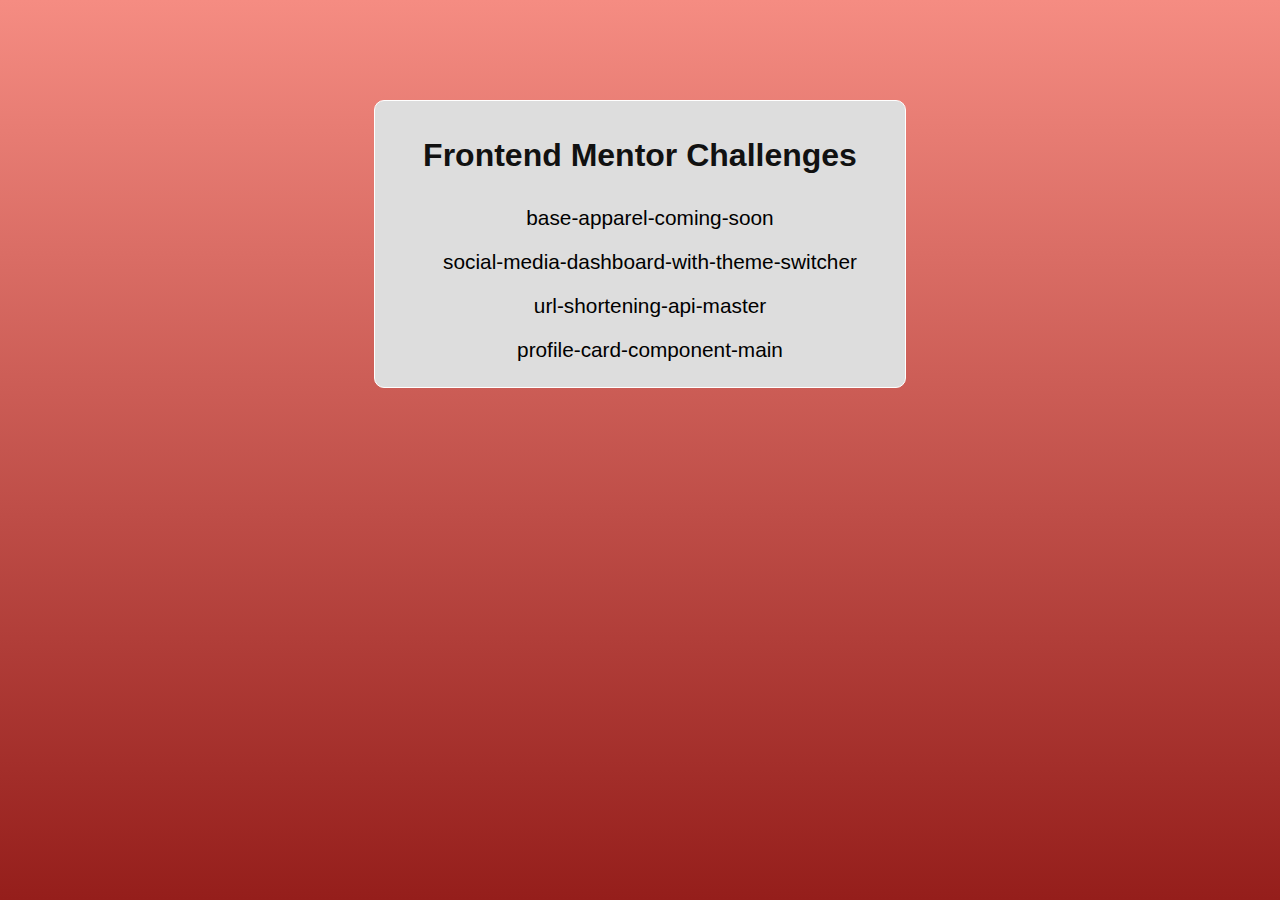
<file: index.html>
<!DOCTYPE html>
<html lang="en">
<head>
    <meta charset="UTF-8">
    <meta name="viewport" content="width=device-width, initial-scale=1.0">
    <title>FM Challanges</title>
    <style>
        html {
            height: 100%;
            font-family: Arial, Helvetica, sans-serif;
            font-weight: 400;
            color: #eeffff;

        }
        body {
            background: linear-gradient(#f58c82 0, #951e1b 100%);
            background-repeat: no-repeat;
           
            
        }
        main {
            width: 500px;
            margin: 100px auto;
            background-color: #ddd;
            border-radius: 10px;
            border: 1px solid rgba(255,255,255, 1);
            padding: 15px;
            text-align: center;
        }

        main a{
            text-decoration: none;
            font-size: 1.3em;
            color: #000;
            display: inline-block;
            width: 100%;
            padding: 10px;

            
        }
        h1 {
            color: #111;
        }
            </style>
</head>
<body>
    <main>
        <h1>Frontend Mentor Challenges</h1>
    <a href="base-apparel-coming-soon/">base-apparel-coming-soon</a>
    <a href="social-media-dashboard-with-theme-switcher/">social-media-dashboard-with-theme-switcher</a>
    <a href="url-shortening-api-master/">url-shortening-api-master</a>
    <a href="profile-card-component-main/">profile-card-component-main</a>


    </main>
    
</body>
</html>
</file>
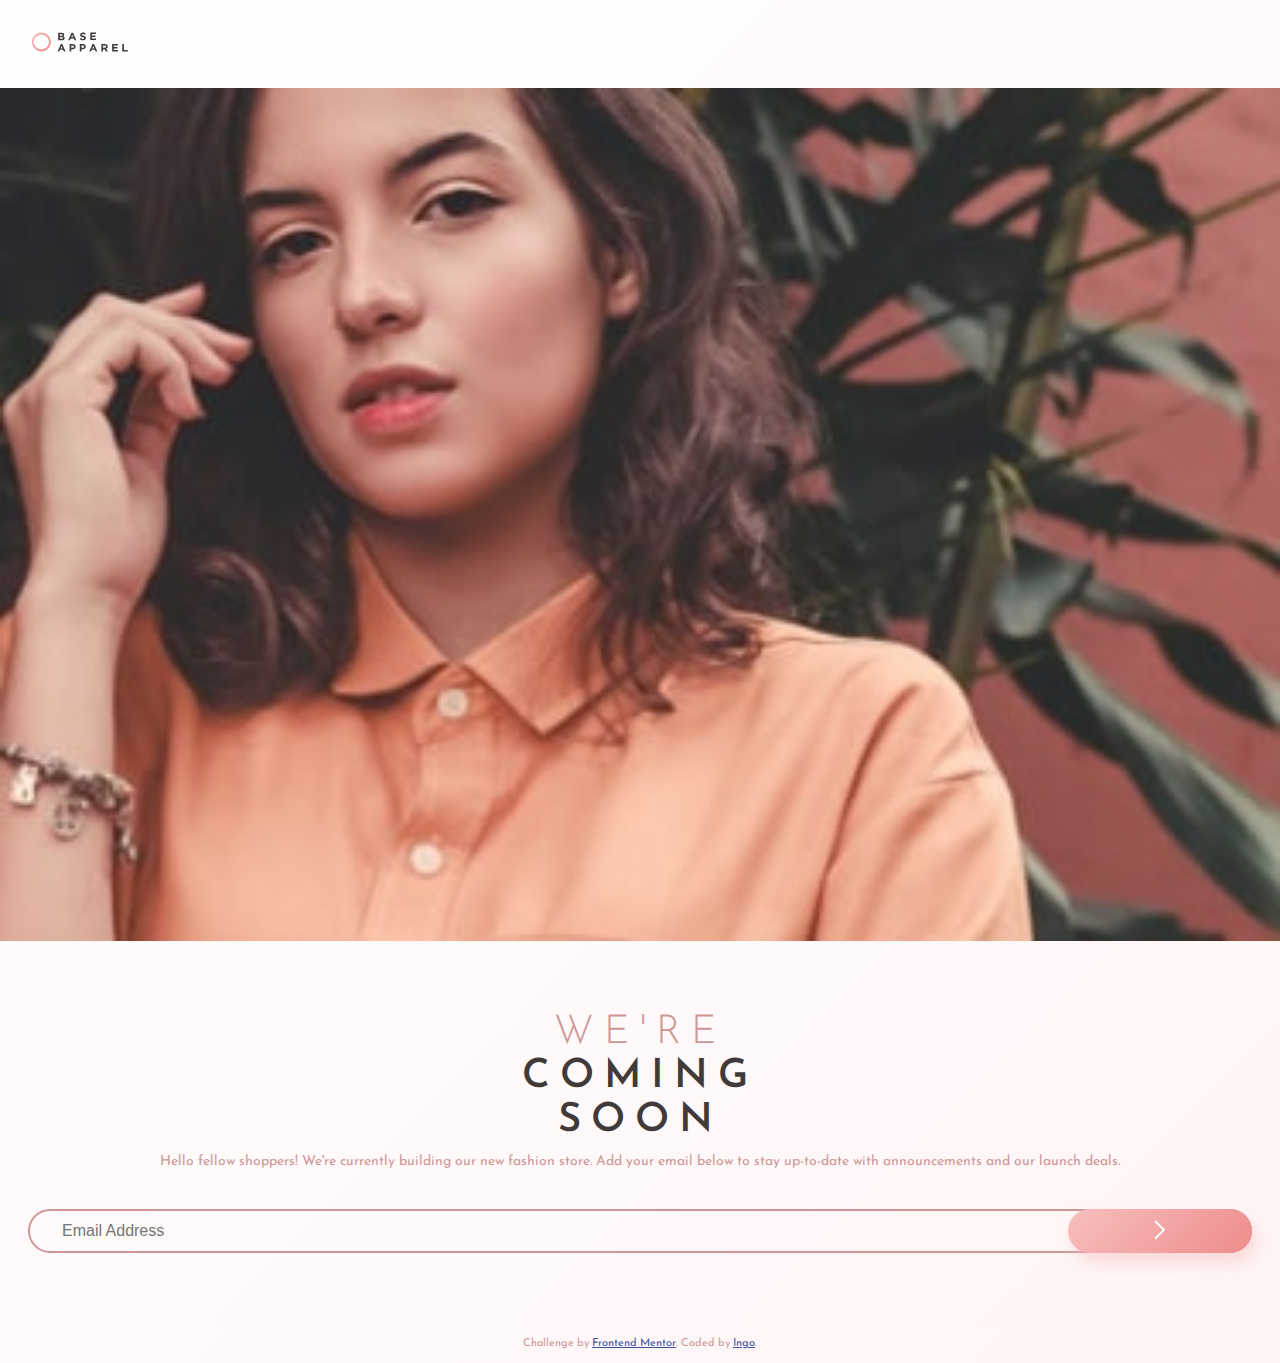
<file: base-apparel-coming-soon/index.html>
<!DOCTYPE html>
<html lang="en">

<head>
  <meta charset="UTF-8">
  <meta name="viewport" content="width=device-width, initial-scale=1.0">
  <!-- displays site properly based on user's device -->
  
  <link rel="icon" type="image/png" sizes="32x32" href="./images/favicon-32x32.png">
  <link rel="stylesheet" href="style.css">
  <title>Frontend Mentor | Base Apparel coming soon page</title>
</head>

<body>

  <main>

    <section>
      <img id="logo" src="images/logo.svg" alt="logo" />
      <img id="hero-mobile" src="images/hero-mobile.jpg" alt="picture of a woman"/>

      <h1><span>We're </span><br />coming<br />soon</h1>

      <p>
        Hello fellow shoppers! We're currently building our new fashion store.
        Add your email below to stay up-to-date with announcements and our launch deals.

      </p>
      <form>
        <label for="email">Email Address</label>
        <input type="email" name="email" id="email" required placeholder="Email Address" />
        <span id="error"></span>
        <label for="email-button">Submit Address</label>
        <button type="submit" id="email-button" title="Send Address">
          <img src="images/icon-arrow.svg" alt="">
        </button>
        

      </form>

    </section>

    <img id="hero-desktop" src="images/hero-desktop.jpg" alt="picture of a woman"/>
  </main>

  <footer>
    <p class="attribution">
      Challenge by <a href="https://www.frontendmentor.io?ref=challenge" target="_blank">Frontend Mentor</a>.
      Coded by <a href="#">Ingo</a>.
    </p>
  </footer>


  </main>

</body>

</html>
</file>
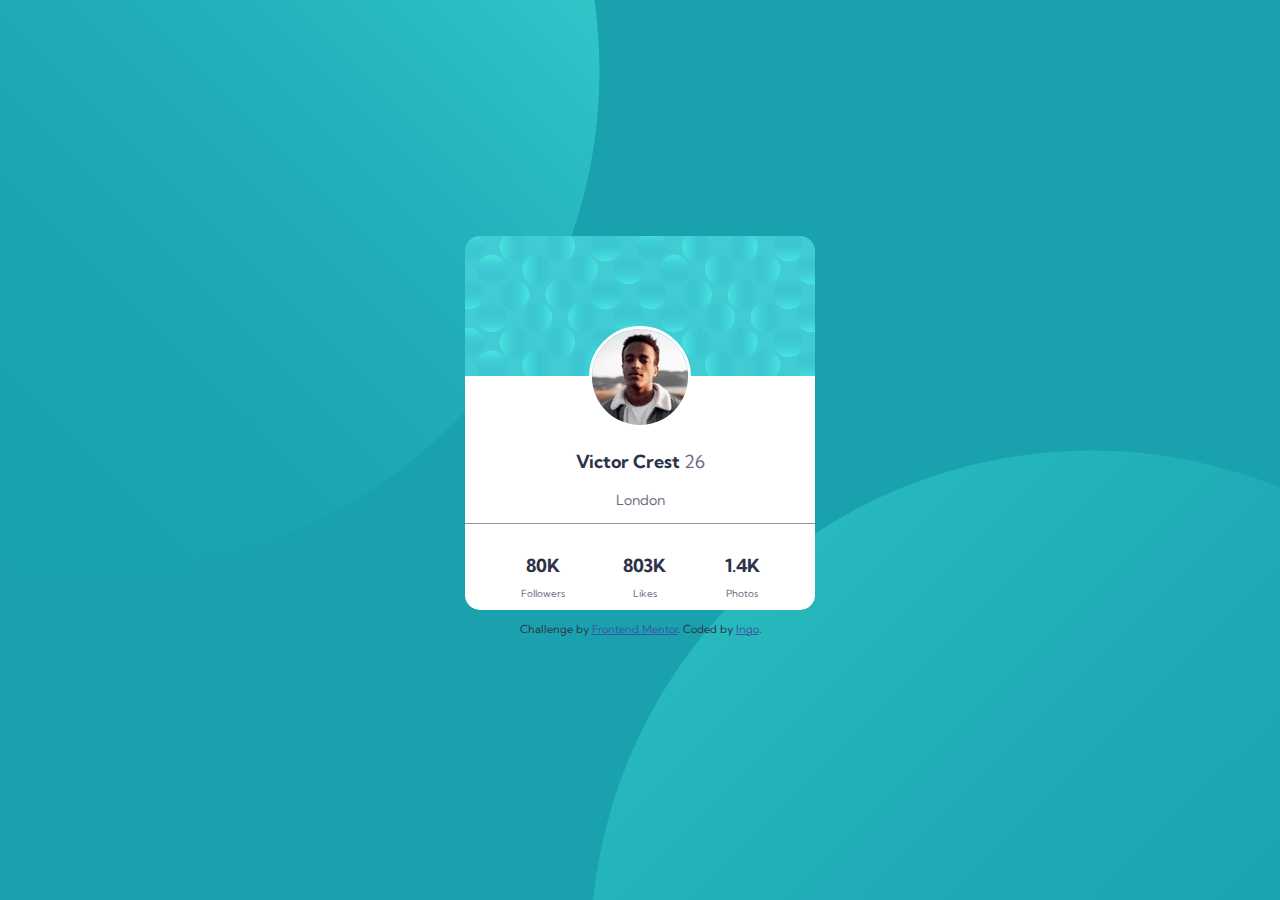
<file: profile-card-component-main/index.html>
<!DOCTYPE html>
<html lang="en">

<head>
  <meta charset="UTF-8">
  <meta name="viewport" content="width=device-width, initial-scale=1.0">
  <!-- displays site properly based on user's device -->

  <link rel="icon" type="image/png" sizes="32x32" href="./images/favicon-32x32.png">
  <link rel="stylesheet" href="style.css" />
  <title>Frontend Mentor | Profile card component</title>

  <!-- Feel free to remove these styles or customise in your own stylesheet 👍 -->
  <style>
    .attribution {
      font-size: 11px;
      text-align: center;
    }

    .attribution a {
      color: hsl(228, 45%, 44%);
    }
  </style>
</head>

<body>
  <div>
  <div class="card">

    <img src="images/image-victor.jpg" />

    <section class="info">
      <p class="name">Victor Crest <span>26</span></p>
      <p class="city">London</p>
    </section>
    <section class="social">
      <div>
        <p class="number">80K</p>
        <p class="unit">Followers</p>
      </div>
      <div>
        <p class="number">803K</p>
        <p class="unit">Likes</p>
      </div>
      <div>
        <p class="number">1.4K</p>
        <p class="unit">Photos</p>
      </div>
    </section>
  </div>


  <div class="attribution">
    Challenge by <a href="https://www.frontendmentor.io?ref=challenge" target="_blank">Frontend Mentor</a>.
    Coded by <a href="#">Ingo</a>.
  </div>

</div>
</body>

</html>
</file>
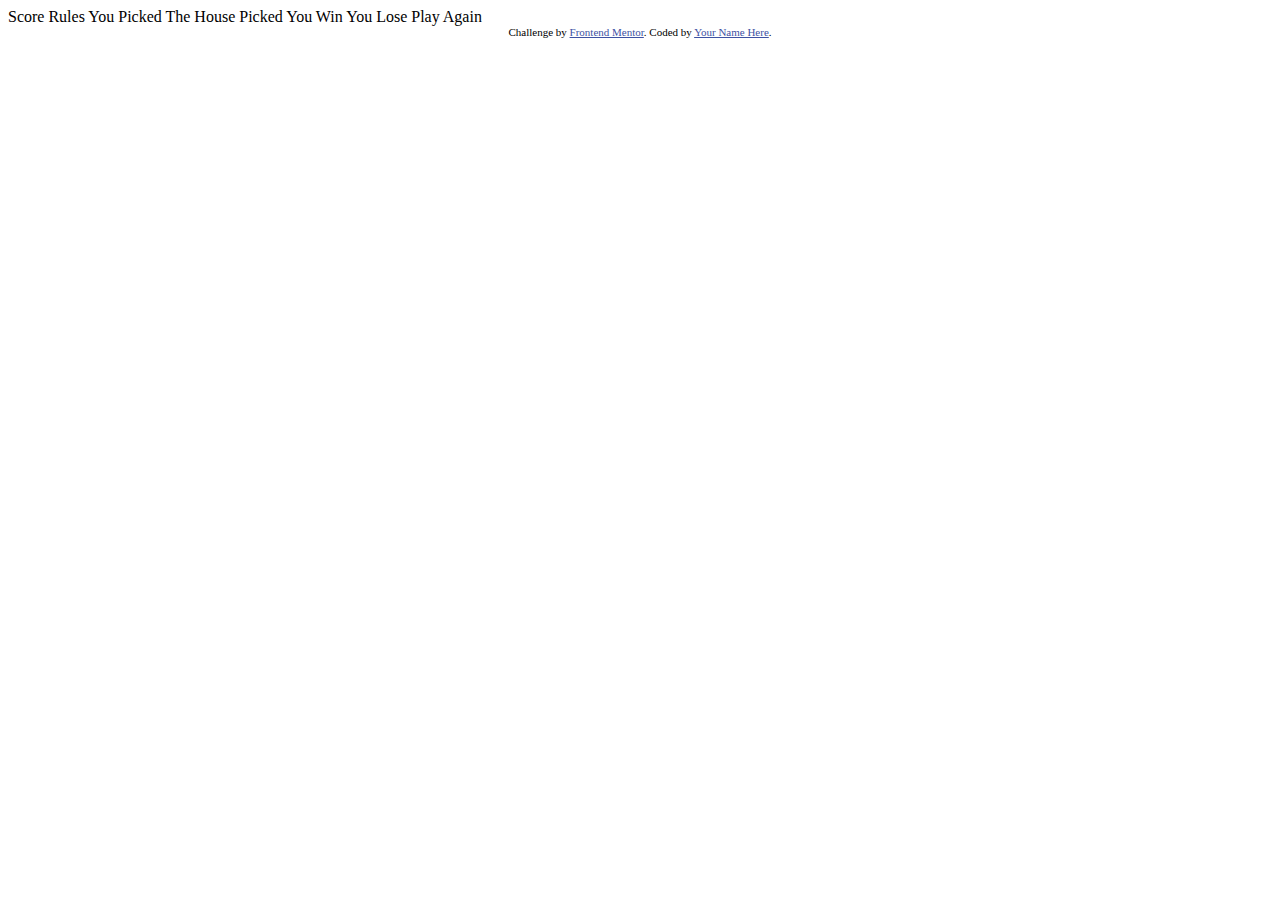
<file: rock-paper-scissors/index.html>
<!DOCTYPE html>
<html lang="en">
<head>
  <meta charset="UTF-8">
  <meta name="viewport" content="width=device-width, initial-scale=1.0"> <!-- displays site properly based on user's device -->

  <link rel="icon" type="image/png" sizes="32x32" href="./images/favicon-32x32.png">
  
  <title>Frontend Mentor | Rock, Paper, Scissors</title>

  Score
  Rules

  You Picked
  The House Picked

  You Win
  You Lose

  Play Again

  <!-- Feel free to remove these styles or customise in your own stylesheet 👍 -->
  <style>
    .attribution { font-size: 11px; text-align: center; }
    .attribution a { color: hsl(228, 45%, 44%); }
  </style>
</head>
<body>


  
  <div class="attribution">
    Challenge by <a href="https://www.frontendmentor.io?ref=challenge" target="_blank">Frontend Mentor</a>. 
    Coded by <a href="#">Your Name Here</a>.
  </div>
</body>
</html>
</file>
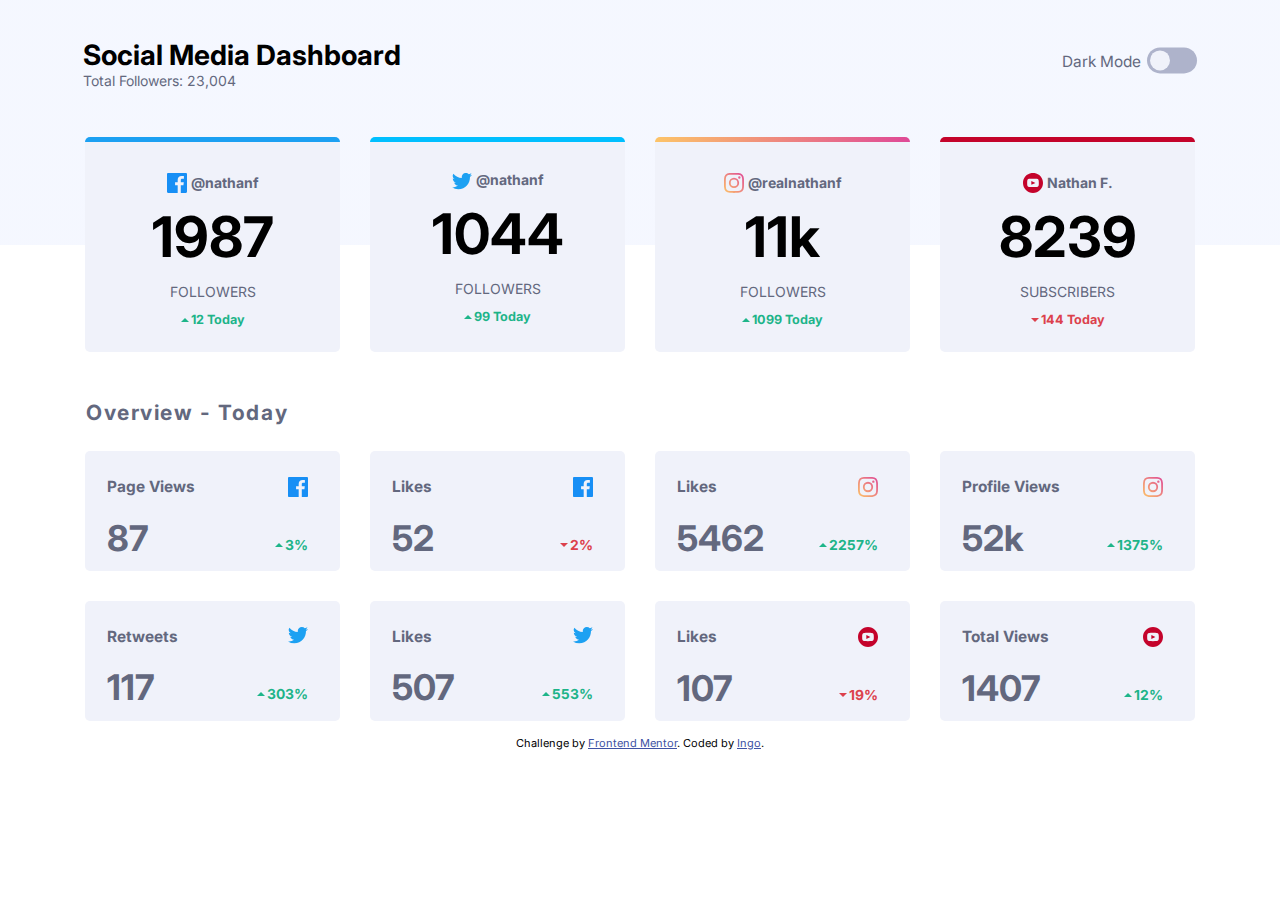
<file: social-media-dashboard-with-theme-switcher/index.html>
<!DOCTYPE html>
<html lang="en">

<head>
  <meta charset="UTF-8">
  <meta name="viewport" content="width=device-width, initial-scale=1.0">
  <!-- displays site properly based on user's device -->

  <link rel="icon" type="image/png" sizes="32x32" href="./images/favicon-32x32.png">
  <link href="https://fonts.googleapis.com/css2?family=Inter:wght@400;700&display=swap" rel="stylesheet">
  <link rel="stylesheet" href="style.css">
  <title>Frontend Mentor | [Challenge Name Here]</title>

  <style>
    .attribution {
      font-size: 11px;
      text-align: center;
      clear: both;
      margin: 20px;
    }

    .attribution a {
      color: hsl(228, 45%, 44%);
    }
  </style>
</head>

<body>

  <header>
    <h1>Social Media Dashboard</h1>
    <p>Total Followers: 23,004</p>

    <span id="mode-switcher">Dark Mode
      <label for="darkmode" class="darkmode-switch">
        <input type="checkbox" name="darkmode" id="darkmode">
        <span class="switch"></span>
      </label>
    </span>
  </header>

  <main>
    <section class="follower">
      <article class="fb">
        <p class="name">
          <img src="images/icon-facebook.svg" alt="" srcset="">
          <a href="#">@nathanf</a>
        </p>

        <p class="number">1987</p>
        <p class="number-type">Followers</p>
        <p class="number-today up">12 Today</p>
      </article>
      <article class="twitter">
        <p class="name">
          <img src="images/icon-twitter.svg" alt="" srcset="">
          <a href="#">@nathanf</a>
        </p>

        <p class="number">1044</p>
        <p class="number-type">Followers</p>
        <p class="number-today up">99 Today</p>
      </article>
      <div class="ig">
        <article>
          <p class="name">
            <img src="images/icon-instagram.svg" alt="" srcset="">
            <a href="#">@realnathanf</a>
          </p>

          <p class="number">11k</p>
          <p class="number-type">Followers</p>
          <p class="number-today up">1099 Today</p>
        </article>
      </div>
      <article class="yt">
        <p class="name">
          <img src="images/icon-youtube.svg" alt="" srcset="">
          <a href="#">Nathan F.</a>
        </p>

        <p class="number">8239</p>
        <p class="number-type">Subscribers</p>
        <p class="number-today down">144 Today</p>
      </article>
    </section>


    <h2>Overview - Today</h2>
    <section class="today">
      <article class="description">
        <span>Page Views </span>
        <img src="images/icon-facebook.svg" alt="" srcset="">
        <div></div>
        <span class="number">87</span>
        <span class="number-today up">3%</span>
      </article>
      <article class="description">
        <span>Likes</span>
        <img src="images/icon-facebook.svg" alt="" srcset="">
        <div></div>
        <span class="number">52</span>
        <span class="number-today down">2%</span>
      </article>
      <article class="description">
        <span>Likes</span>
        <img src="images/icon-instagram.svg" alt="" srcset="">
        <div></div>
        <span class="number">5462</span>
        <span class="number-today up">2257%</span>
      </article>
      <article class="description">
        <span>Profile Views</span>
        <img src="images/icon-instagram.svg" alt="" srcset="">
        <div></div>
        <span class="number">52k</span>
        <span class="number-today up">1375%</span>
      </article>
      <article class="description">
        <span>Retweets</span>
        <img src="images/icon-twitter.svg" alt="" srcset="">
        <div></div>
        <span class="number">117</span>
        <span class="number-today up">303%</span>
      </article>

      <article class="description">
        <span>Likes</span>
        <img src="images/icon-twitter.svg" alt="" srcset="">
        <div></div>
        <span class="number">507</span>
        <span class="number-today up">553%</span>
      </article>
      <article class="description">
        <span>Likes</span>
        <img src="images/icon-youtube.svg" alt="" srcset="">
        <div></div>
        <span class="number">107</span>
        <span class="number-today down">19%</span>
      </article>
      <article class="description">
        <span>Total Views</span>
        <img src="images/icon-youtube.svg" alt="" srcset="">
        <div></div>
        <span class="number">1407</span>
        <span class="number-today up">12%</span>
      </article>

    </section>

  </main>
  <div class="attribution">
    Challenge by <a href="https://www.frontendmentor.io?ref=challenge" target="_blank">Frontend Mentor</a>.
    Coded by <a href="#">Ingo</a>.
  </div>

  <script>
    let checkbox = document.getElementById('darkmode');

    checkbox.addEventListener('change', function (e) {
      let html = document.getElementsByTagName('html')[0];
      if (checkbox.checked) {
        html.setAttribute('data-theme', 'dark');
      } else {
        html.setAttribute('data-theme', 'light');
      }
    })
  </script>
</body>

</html>
</file>
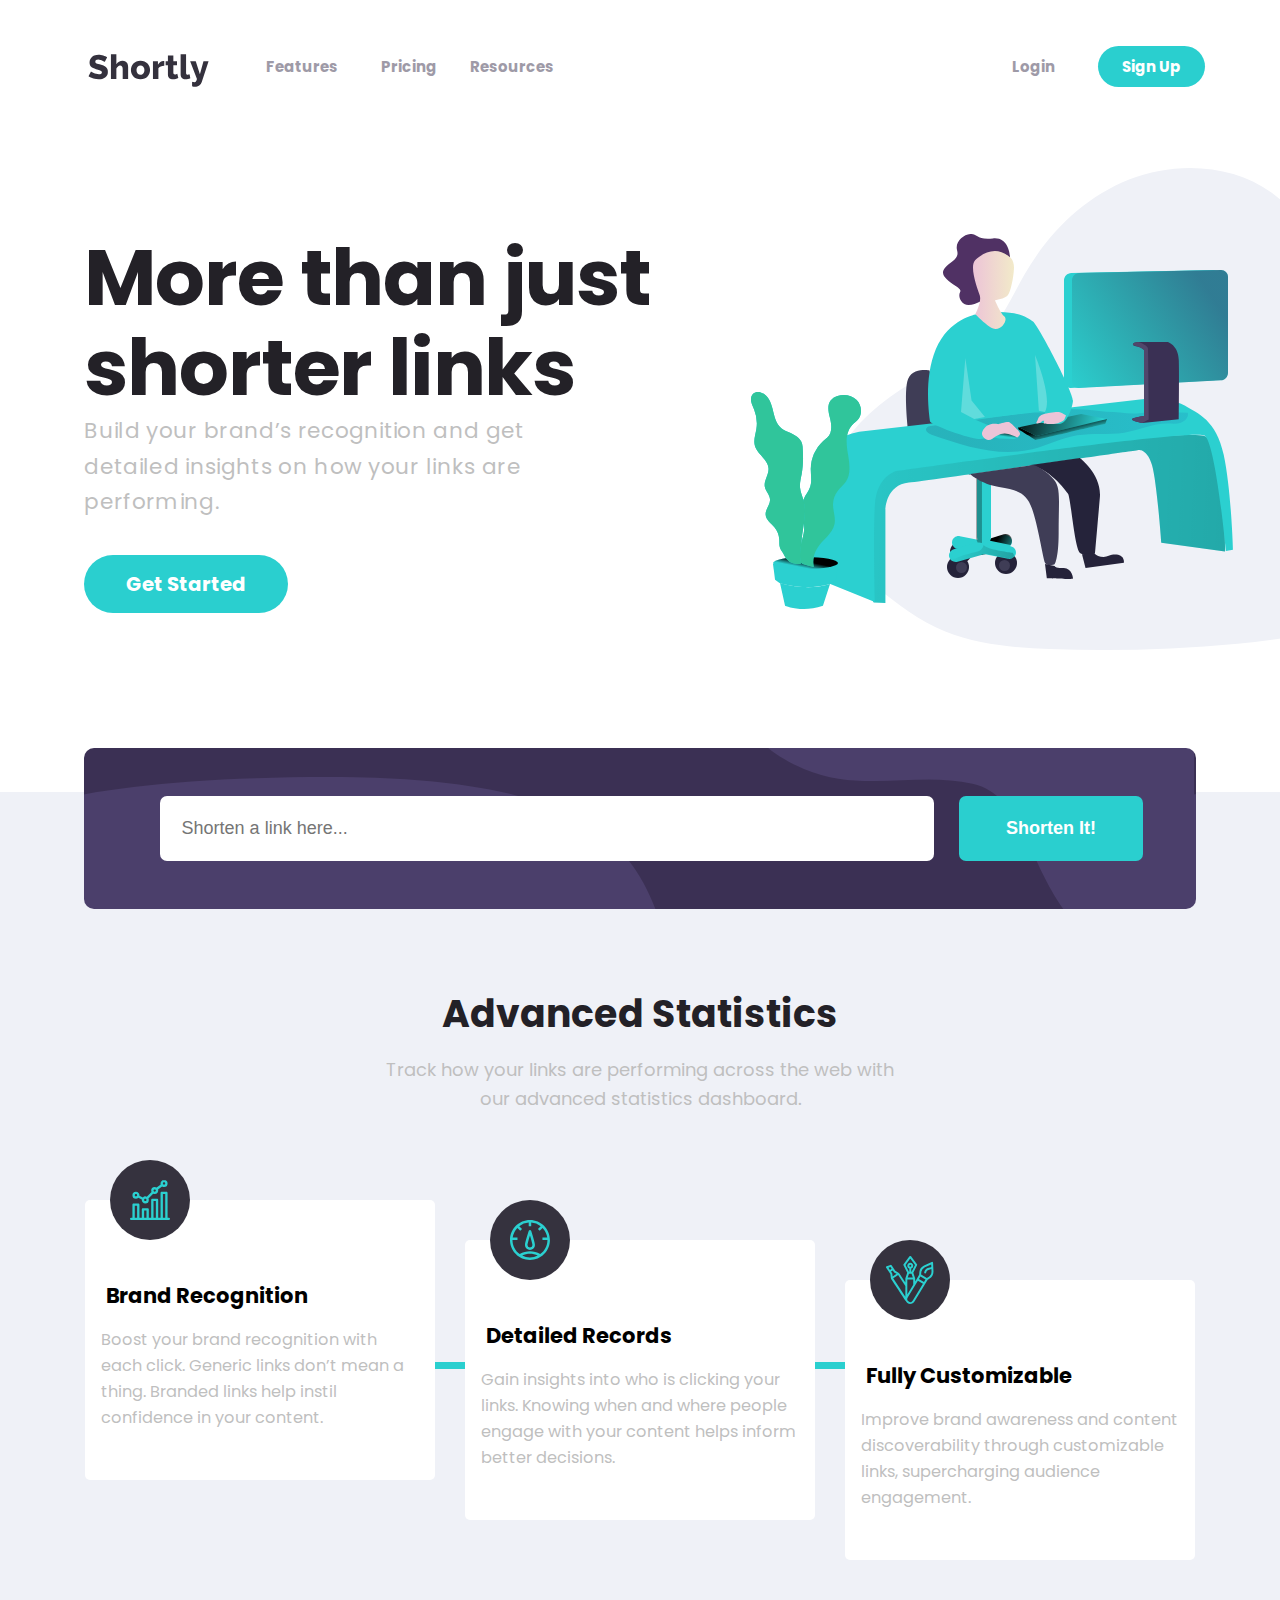
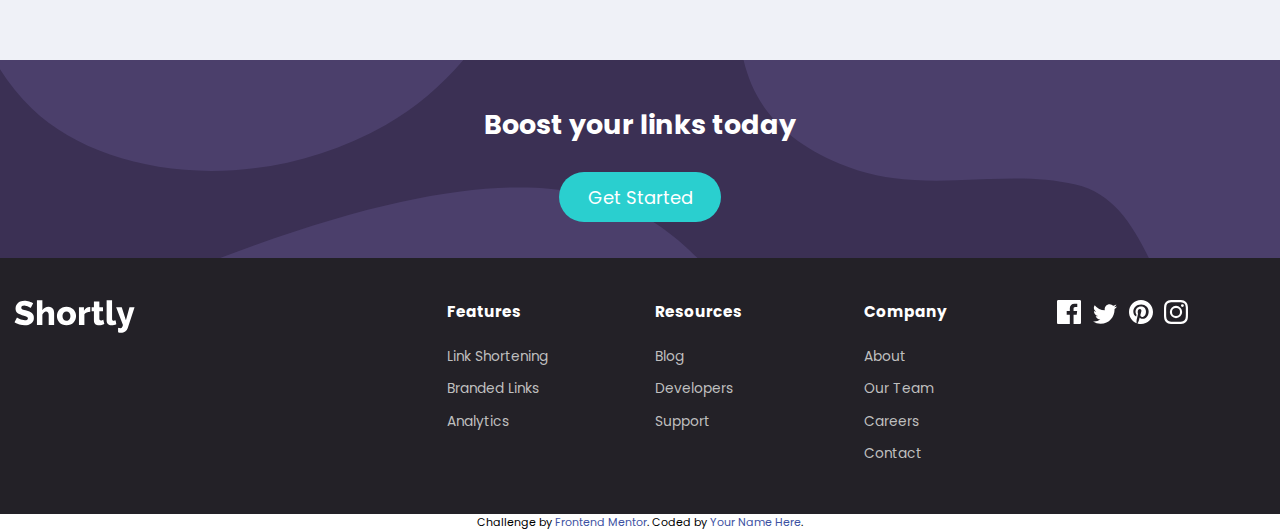
<file: url-shortening-api-master/index.html>
<!DOCTYPE html>
<html lang="en">
<head>
  <meta charset="UTF-8">
  <meta name="viewport" content="width=device-width, initial-scale=1.0"> <!-- displays site properly based on user's device -->

  <link rel="icon" type="image/png" sizes="32x32" href="./images/favicon-32x32.png">
  
  <title>Frontend Mentor | Shortly URL shortening API Challenge</title>

  <!-- Feel free to remove these styles or customise in your own stylesheet 👍 -->
  <style>
    .attribution { font-size: 11px; text-align: center; 
    background-color: white;}
    .attribution a { color: hsl(228, 45%, 44%); }
  </style>
<link href="https://fonts.googleapis.com/css2?family=Poppins:wght@500;700&display=swap" rel="stylesheet"> 
  <link rel="stylesheet" href="style.css">

  <script src="jquery-3.5.0.js"></script>
</head>
<body>
  <main>
<header>
  <img src="images/logo.svg" alt="">
  <nav>
    <ul>
      <li><a href="">Features</a></li>
      <li><a href="">Pricing</a></li>
      <li><a href="">Resources</a></li>
    </ul>
  </nav>
  <nav id="login">
    <ul>
      <li><a href="#">Login</a></li>
      <li><a href="#" class="green-button" id="signup">Sign Up</a></li>
    </ul>
  </nav>


</header>
<section id="tagline">
  <article>
  <h1>More than just shorter links</h1>

  <p>Build your brand’s recognition and get detailed insights 
  on how your links are performing.
  
</p>
<a href="#shorten" class="green-button">Get Started</a>


</article>
<img src="images/illustration-working.svg" alt="">
</section>

  
<section id="shorten">
  <form action="">
    <input type="url" name="" required placeholder="Shorten a link here..." id="shorten-url" class="shorten-input">
    <input type="submit" value="Shorten It!" class="green-button shorten-input" id="shorten-submit">
  </form>


</section>
<section id="statistic">
  <h2 class="centered">Advanced Statistics</h2>
  
  <p class="centered">
  Track how your links are performing across the web with our 
  advanced statistics dashboard.
</p>

<div>
<article id="brand">
  <h3>Brand Recognition</h3>
  <p>Boost your brand recognition with each click. Generic links don’t 
    mean a thing. Branded links help instil confidence in your content.</p>
</article>
<article id="record">
  <h3>Detailed Records</h3>
  <p>Gain insights into who is clicking your links. Knowing when and where 
    people engage with your content helps inform better decisions.</p>
</article>
<article id="fully">
  <h3>Fully Customizable</h3>
  <p>Improve brand awareness and content discoverability through customizable 
    links, supercharging audience engagement.</p>
</article>
</div>
</section >

</main>
<section id="boost">

  <h2>Boost your links today</h2>

  <a href="#shorten" class="green-button">Get Started</a> 
</section>
  <footer>
    <div>
    <img src="images/logo-white.svg" alt="">
    <nav>
      <ul>
        <li>Features</li>
        <li><a href="">Link Shortening</a></li>
        <li><a href="">Branded Links</a></li>
        <li><a href="">Analytics</a></li>
      </ul>
    </nav>
  
    <nav>
      <ul>
        <li>Resources</li>
        <li><a href="">Blog</a></li>
        <li><a href="">Developers</a></li>
        <li><a href="">Support</a></li>
      </ul>
    </nav>
  
  <nav>
    <ul>
      <li>Company</li>
      <li><a href="">About</a></li>
      <li><a href="">Our Team</a></li>
      <li><a href="">Careers</a></li>
      <li><a href="">Contact</a></li>
    </ul>
  </nav>

  <section id="social-media">
  <img src="images/icon-facebook.svg" alt="">
  <img src="images/icon-twitter.svg" alt="">
  <img src="images/icon-pinterest.svg" alt="">
  <img src="images/icon-instagram.svg" alt="">
</section>
</div>
</footer>

<script>
$(document).ready(function() {
  let shorten_submit = $('#shorten-submit');
  let shorten_url = $('#shorten-url');

  //let service_link_url = "http://wolff.test/";
   let service_link_url = "https://rel.ink/";

  let urls;

  if (localStorage.getItem('urls')) {
    urls = JSON.parse(localStorage.getItem('urls'));

    
    for (let data of urls) {
      let short_url = `${service_link_url + data.hashid}`;
      $(`<p>
            <a href="${data.url}">${data.url}</a> 
            <span>
              <a href="${short_url}">${short_url}</a>
              <input type="submit" value="Copy" class="green-button copy" data-url="${short_url}" />
            </span>
            </p>`).appendTo('#shorten');
    }
  } else {
    urls = [];
  }

  shorten_submit.click(function(e) {
    let value = shorten_url.val();
    
    if (!urls.find(x => x.url ===value)) {
   
    let service_api_url = `${service_link_url}api/links/`;
    
    //let hash_url = $.post('https://rel.ink/api/links/', {"url": value}, function(data) {
      let hash_url = $.post(service_api_url, {"url": value}, function(data) {
      urls.push(data);
      localStorage.setItem('urls', JSON.stringify(urls));
      let short_url = `${service_link_url + data.hashid}`;
      $(`<p>
            <a href="${data.url}">${data.url}</a> 
            <span>
              <a href="${short_url}">${short_url}</a>
              <input type="submit" value="Copy" class="copy green-button temp-copy" data-url="${short_url}"/>
            </span>
            </p>`).appendTo('#shorten');
            $(".temp-copy").click(function (e) {
                let url = e.target.dataset.url;
                copyToClipbaord(url);
            });
    }, 'json');
  }
  e.preventDefault();
  });
  $(".copy").click(function (e) {
    let url = e.target.dataset.url;
    copyToClipbaord(url);
  });

});

function copyToClipbaord(wert) {
  let temp_text = document.createElement('textarea');
  temp_text.value = wert;
  document.body.appendChild(temp_text);
  temp_text.select();
  document.execCommand('copy');
  document.body.removeChild(temp_text);

}

  
</script>
  
  <div class="attribution">
    Challenge by <a href="https://www.frontendmentor.io?ref=challenge" target="_blank">Frontend Mentor</a>. 
    Coded by <a href="#">Your Name Here</a>.
  </div>
</body>
</html>
</file>
<file: base-apparel-coming-soon/style.css>
@import url("https://fonts.googleapis.com/css2?family=Josefin+Sans:wght@300;400;600&display=swap");

.attribution {
  font-size: 11px;
  text-align: center;
}
.attribution a {
  color: hsl(228, 45%, 44%);
}

* {
  box-sizing: border-box;
  padding: 0;
  margin: 0;
}

body {
  background: linear-gradient(135deg, hsl(0, 0%, 100%), hsl(0, 100%, 98%));
  font-family: "Josefin Sans", sans-serif;
}
main {
  width: 1440px;
  display: grid;
  background:linear-gradient(135deg, hsl(0, 0%, 100%), hsl(0, 100%, 98%));
  margin: 0 auto;
}

#hero-desktop {
  grid-column: 2;
}
#hero-mobile {
  display: none;
}

section {
  grid-column: 1;
  background-image: url("images/bg-pattern-desktop.svg");
  padding-left: 165px;
 
}

#logo {
  padding: 65px 0;
}

h1 {
  font-weight: 600;
  font-size: 64px;
  color: hsl(0, 6%, 24%);
  text-transform: uppercase;
  letter-spacing: 17px;
  line-height: 67px;
  padding: 66px 165px 0px 0;
}

h1 span {
  font-weight: 300;
  color: hsl(0, 36%, 70%);
}

p {
  padding: 23px 220px 9px 0;
  font-size: 16px;
  line-height: 28px;
  color: hsl(0, 36%, 70%);
}

form {
  padding: 30px 220px 9px 0;
}

#email {
  display: block;
  background-color: transparent;
  border: 2px solid hsl(0, 36%, 70%);
  border-radius: 10em;
  font-size: 16px;
  padding: 15px 32px;
  height: 55px;
  width: 100%;
  color: hsl(0, 36%, 70%);
}

button {
  background: linear-gradient(135deg, hsl(0, 80%, 86%), hsl(0, 74%, 74%));
  border-style: none;
  height: 55px;
  width: 100px;
  position: relative;
  top: -55px;
  right: -345px;
  border-radius: 10em;
  box-shadow: 5px 10px 15px hsla(0, 80%, 86%, 50%);
  cursor: pointer;
  position: relative;
}

button:hover {
  background: hsl(0, 80%, 86%);
}

#email:focus:invalid {
  background-repeat: no-repeat;
  background-position-y: 50%;
  background-position-x: 73%;
  background-image: url(images/icon-error.svg);
}


#email:focus:invalid + #error::after {
  content: "Please provide a valid email";
  color: hsl(0, 36%, 70%);
  position: absolute;
  padding: 10px 32px;
}

label {
  display: none;
}


@media (max-width: 1439px) {
  main {
    margin: 0;
    padding: 0;
    width: 100%;
  }
  section {
    padding: 0;
    background-image: none;
  }
  #logo {
    padding: 32px;
    width: 160px;
  }
  #hero-desktop {
    display: none;
  }
  #hero-mobile {
    display: block;
    width: 100%;
  }
  section {
    grid-row: 2;
  }
  h1 {
    font-size: 40px;
    padding: 70px 0 0 0;
    letter-spacing: 10px;
    line-height: 44px;
    text-align: center;
  }
  p {
    padding: 8px 30px;
    text-align: center;
    font-size: 14px;
    line-height: 22px;
  }

  form {
    padding: 28px;
  }

  button {
    right: -85%;
    width: 15%;
    height: 44px;
    top: -44px;
  }
  #email {
    height: 44px;
  }
  #email:focus:invalid {
    background-position-x: 83%;
  }
  form:invalid::after {
    left: -10%;
    top: -3px;
  }
}
</file>
<file: profile-card-component-main/style.css>
@import url('https://fonts.googleapis.com/css2?family=Kumbh+Sans:wght@400;700&display=swap');

html {
  height: 100%;
  box-sizing: border-box;
}

body {
  font-family: "Kumbh Sans";
  background-color: hsl(185, 75%, 39%);
  background-image: url(./images/bg-pattern-top.svg), url(./images/bg-pattern-bottom.svg);
  background-repeat: no-repeat;
  background-position: calc(50% - 540px) calc(50% - 380px), 
                       calc(50% + 450px) calc(50% + 500px); ;
  background-size: 1000px;
  
  color: hsl(229, 23%, 23%);
  display:flex;
  flex-direction: column;
  justify-content: center;
  height: 95%;

 
}

img {
  width: 96px;
  height: 96px;
  margin: 90px 124px 0px 124px;
  border-radius: 100%;
  border: 3px solid white; 
}


.card {
  width: 350px;
  border-radius: 15px;
  margin: auto auto;
  vertical-align: middle;
  background: no-repeat url(./images/bg-pattern-card.svg) #fff;
}



.social {
  width: 85%;
  display: flex;
  margin: 12px auto;
}

.social div {
  
  margin: auto;
  text-align: center;
}

.number {
  font-weight: 700;
  font-size: 18px;
  margin-bottom: 0;
 
}
.unit {
  font-size: 10px;
  font-weight: 400;
  color: hsl(227, 10%, 46%);
}


.info {
  text-align: center;
  border-bottom: 1px solid hsl(0, 0%, 59%);
}

.name {
  font-size: 18px;
  font-weight: 700;
}

.name span {
  font-weight: 400;
  color: hsl(227, 10%, 46%);
}

.city {
  font-size: 14px;
  color: hsl(227, 10%, 46%);
}
</file>
<file: social-media-dashboard-with-theme-switcher/style.css>
* {
  font-family: "Inter", sans-serif;
  
  box-sizing: border-box;
  margin: 0;
  padding: 0;

}

html {
  --bg-color: hsl(0, 0%, 100%);
  --bg-pattern-color: hsl(225, 100%, 98%);
  --text-color: black;
  --card-bg-color: hsl(227, 47%, 96%);
  --text-main: hsl(228, 12%, 44%);

  --toggle-color: hsl(230, 22%, 74%);




}

html[data-theme="dark"] {
  --bg-color: hsl(230, 17%, 14%);
  --bg-pattern-color: hsl(232, 19%, 15%);
  --text-color: white;
  --card-bg-color: hsl(228, 28%, 20%);
  --text-main: hsl(228, 34%, 66%);
  --toggle-color: linear-gradient(90deg, hsl(210, 78%, 56%) , hsl(146, 68%, 55%));


}

html {
  font-size: 14px;
  color: var(--text-color);
  background: linear-gradient(
    var(--bg-pattern-color) 245px,
    var(--bg-color) 245px,
    var(--bg-color) 1000px);
    height: 100%;
  

}

body {
  max-width: 1140px;
  margin: auto;
}

header {
 
 margin: 38px 13px;
  height: 46px;
  clear: both;
}

#mode-switcher {
  transform: translateY(-2.7em);
  float: right;
  color: var(--text-main);
  line-height: 26px;
  font-size: 1.1em;
}

.darkmode-switch {
    background: var(--toggle-color);
    display: inline-block;
    width: 50px;
    height: 26px;
    border-radius: 5em;
    cursor: pointer;
    margin-left: 2px;
    position: relative;

  }

  .switch {
    background-color: var(--card-bg-color);
    width: 20px;
    height: 20px;
    position: relative;
    top: 3px;
    left: -14px;
    border-radius: 2em;
    display: inline-block;
    transition-duration: 700ms;
    transition-timing-function: ease-in-out;
  }

  .darkmode-switch:hover {
    background:  linear-gradient(90deg, hsl(210, 78%, 56%) , hsl(146, 68%, 55%));
  }

  #darkmode:checked + .switch {
    left: 10px;

  }


   #darkmode {
     visibility: hidden;
     opacity: 0;
    
   }

header p{
  color: var(--text-main);
}
h1 {
  font-size: 2em;
}
h2 {
  letter-spacing: 0.075em;
  padding-top: 33px;
  padding-left: 16px;
  padding-bottom: 11px;
}

article {
  background-color: var(--card-bg-color);
  border-radius: 5px;
}
.follower {
  margin: auto;
  width: 100%;
}

.today {
  margin: auto;
  width: 100%; 
  
}

.today article {
  float: left;
  display: block;
  height: 120px;
  width: 255px;
  margin: 15px;
  padding: 26px 32px 0px 22px;
  text-align: center;
  
}

.description span {
  float: left;
}
.description img {
  float: right;
}

.follower article {
  border-top-width: 5px;
  border-top-style: solid;
  float: left;
  display: block;
  height: 215px;
  width: 255px;
  margin: 15px;
  padding: 20px;
  text-align: center;
}

.follower article p {
  padding: 6px;
}

.follower article a {
  font-size: 1em;
  font-weight: 700;
  text-decoration: none;
  color: var(--text-main);
}

.follower img {
  transform: translateY(0.35em);
}

.number {
  font-size: 4em;
  font-weight: 700;
}

.number-type {
  font-size: 1em;
  font-weight: 400;
  text-transform: uppercase;
  color: var(--text-main);
}

.number-today{
  font-size: 0.9em;
  font-weight: 700;
  padding-top: 20px;
}

/*just a quck and dirty fix */
.today div {
  clear:both; 
  padding: 10px;
}
span.number-today {
  float: right;
}
.up {
  color: hsl(163, 72%, 41%);
}

.up::before {
  content: "";
  display: inline-block;
  background-image: url(images/icon-up.svg);
  background-repeat: no-repeat;
  background-position-y: 70%;
  width: 10px;
  height: 0.9em;
}

.down {
  color: hsl(356, 69%, 56%);
}

.down::before {
  content: "";
  display: inline-block;
  background-image: url(images/icon-down.svg);
  background-repeat: no-repeat;
  background-position-y: 70%;
  width: 10px;
  height: 0.9em;
}

h2 {
  clear: both;
  color: var(--text-main);
}



.twitter {
  border-color: hsl(195, 100%, 50%);
}

.fb {
  border-color: hsl(203, 89%, 53%);
}

div.ig {
  background: linear-gradient(to right, hsl(37, 97%, 70%), hsl(329, 70%, 58%));
  background-color: red;
  height: 210px;
  width: 255px;
  float: left;
  border-radius: 5px;
  margin: 15px;
}
.ig article {
  border-style: none;
  transform: translateY(5px);
  height: 210px;
  margin: 0;
  border-top-left-radius: 0;
  border-top-right-radius: 0;
}

.yt {
  border-color: hsl(348, 97%, 39%);
}

.description {
  font-size: 1.1em;
  font-weight: 700;
  color: var(--text-main);
  
}

.today .number {
    font-size: 2.3em;
}



@media(max-width: 600px) {
 
  html {
    height: auto;
  }



 .follower, .today {
     width: 90%;
     padding: auto;
     margin: auto;
     
     
 }

 .follower article, .follower div, .today article {
    width: 100%;  
    margin-left: 0;
 }

 h2 {
    margin: auto;
    width: 90%;
    padding-left : 0;   
 }
 header {
   width: 90%;
   margin: auto;
 }

 #mode-switcher {
   width: 100%;
   border-top: 1px solid var(--text-main);
   transform: translateY(0);
   margin-top: 20px;
   padding-top: 15px;
   float: right;
   
   
   
   
 }

 header {
   margin-top: 20px;
   width: 90%;
   
  
   
 }

 .darkmode-switch {
   float: right; 
 }


 

}
</file>
<file: url-shortening-api-master/style.css>
* {
  box-sizing: border-box;
  margin: 0;
  padding: 0;
}

html {
  font-family: "Poppins", sans-serif;
  font-size: 18px;
}
body {
  background: linear-gradient(white 44em, #eff1f7 44em, #eff1f7 100%);
}

main {
  max-width: 1140px;
  margin: auto;
}

header {
  display: grid;
  grid-template-columns: 10em 1fr 12.2em;
  margin: 2em 0;
}

header a {
  color: hsl(257, 7%, 63%);
  font-weight: 700;
  font-size: 0.83em;
}

header li:first-child {
  padding-right: 1.5em;
}
header li {
  padding: 0.9em 0.9em;
  float: left;
  font-size: 1em;
}

header img {
  margin: 1em;
}
#login {
  padding-left: 5px;
}

#login li:last-child {
  padding-right: 0;
}

#tagline {
  display: grid;
  grid-template-columns: 60% 40%;
  margin: 3.5em 0.8em 1.9em 0.8em;
}

#tagline article {
  margin: 3.6em 0;
}

#tagline h1 {
  font-size: 4.35em;
  line-height: 1.15em;
  letter-spacing: -0.015em;
  font-weight: 700;
  color: hsl(260, 8%, 14%);
}

#tagline p {
  width: 25em;
  font-size: 1.2em;
  line-height: 1.65em;
  letter-spacing: 0.015em;
  color: hsl(0, 0%, 75%);
}

#tagline a {
  display: inline-block;
  margin: 1.8em 0;
  font-weight: 700;
  padding: 0.7em 2.1em;
  font-size: 1.1em;
}

.centered {
  text-align: center;
  width: 50%;
  margin: auto;
}

a {
  text-decoration: none;
}

li {
  list-style-type: none;
}

.green-button {
  background-color: hsl(180, 66%, 49%);
  color: white;
  border-radius: 3em;
  padding: 0.65em 1.6em;
}
form {
  background-image: url(images/bg-shorten-desktop.svg);
  background-color: hsl(257, 27%, 26%);

  font-size: 1em;

  margin: 0em 0.8em;
  padding: 1.2em;
  border-radius: 10px;
}

.shorten-input {
  border-radius: 7px;
  border: none;
  padding: 1.2rem;

  margin: 1.5em 3em;
  margin-right: 1.1em;
  cursor: pointer;
}
#shorten-url {
  width: 72.5%;
  font-size: 1em;
  color: hsl(257, 7%, 63%);
}

#shorten-submit {
  background-color: hsl(180, 66%, 49%);
  color: white;
  font-size: 1em;
  font-weight: 700;
  margin-left: 0;
  padding: 1.2rem 2.6em;
  border-radius: 7px;
}

#shorten p {
  background-color: white;
  padding: 1.2rem;
  margin: 1.5em 0.8em;
  border-radius: 7px;
}
#shorten p input {
  float: right;
  border-radius: 7px;
  border: none;
  font-weight: 700;
  font-size: 0.8em;
  cursor: pointer;
}
#shorten p a {
  color: hsl(257, 27%, 26%);
}
#shorten span {
  float: right;
  line-height: 2.1em;
}
#shorten span a {
  color: hsl(180, 66%, 49%);
  margin-right: 1em;
}

/* ab hier statistics section*/

#statistic {
  margin: auto;
}

#statistic h2 {
  margin-top: 2em;
  font-size: 2.1em;
  color: hsl(260, 8%, 14%);
}
#statistic p {
  color: hsl(0, 0%, 75%);
  font-size: 1em;
  padding: 0.8em;
  line-height: 1.6em;
  margin-bottom: 4em;
}

h3 {
  padding: 0 1em;
}

#statistic article p {
  padding: 1em;
  font-size: 0.9em;
}

#statistic div {
  display: grid;
  grid-template-columns: 1fr 1fr 1fr;
  margin-bottom: 10em;
}

#statistic article {
  background-color: white;
  border-radius: 5px;
  width: 350px;
  height: 280px;
  float: left;
  margin: auto;
  display: block;
}

#brand::after {
  content: "";
  background-color: hsl(180, 66%, 49%);
  display: block;
  height: 7px;
  width: 900px;
  position: relative;
  left: 40px;
  z-index: -3;
  top: -150px;
}

#record {
  transform: translateY(40px);
}
#fully {
  transform: translateY(80px);
}

#statistic article::before {
  content: "";
  height: 80px;
  width: 80px;
  display: block;
  background-color: hsl(255, 11%, 22%);
  background-repeat: no-repeat;
  background-position: center;
  border-radius: 40px;
  transform: translateY(-40px) translateX(25px);
}

#brand::before {
  background-image: url(images/icon-brand-recognition.svg);
}
#record::before {
  background-image: url(images/icon-detailed-records.svg);
}

#fully::before {
  background-image: url(images/icon-fully-customizable.svg);
}

#boost {
  clear: both;
  background-color: hsl(257, 27%, 26%);
  background-image: url(images/bg-boost-desktop.svg);

  background-size: cover;
  text-align: center;
  padding: 1em 0 2em 0;
}

#boost h2 {
  padding: 1em;
  color: white;
}
#boost a {
  display: inline-block;
}

footer {
  background-color: hsl(260, 8%, 14%);
}

footer div {
  color: hsl(257, 7%, 63%);
  display: grid;
  grid-template-columns: 2fr 1fr 1fr 1fr 1fr;
  padding: 2.7em 0.9em;
  font-size: 0.85em;
  color: white;
  margin-bottom: 0;
  max-width: 1440px;
  margin: auto;
}

footer nav {
  padding: 0 1em;
}

footer a {
  color: hsl(0, 0%, 75%);
  font-size: 0.9em;
}

footer a:hover {
  color: hsl(180, 66%, 49%);
}

footer li {
  margin-bottom: 0.6em;
}
footer li:first-child {
  font-weight: 700;
  margin-bottom: 1.4em;
}

#social-media img {
  padding-right: 0.5em;
}

@media (max-width: 600px) {
  body {
    background: linear-gradient(white 57.5em, #eff1f7 44em, #eff1f7 100%);
  }

  header nav {
    visibility: hidden;
  }

  header {
    height: 4em;
    margin-bottom: 0em;
    display: grid;
    grid-template-columns: 0;
  }

  #tagline {
    display: grid;
    grid-template-rows: 2fr 1fr;
    margin: 0em 0.8em 1.9em 0.8em;
    grid-template-columns: none;
  }

  #tagline img {
    order: 1;
    height: 70%;
    overflow: hidden;
    margin: 0;
    padding: 0;
  }
  #tagline article {
    text-align: center;

    margin-top: -6em;
    order: 2;
  }

  #tagline p {
    width: 100%;
    font-size: 1em;
  }
  #tagline h1 {
    font-size: 2.2em;
    margin: 0.5em auto;
  }

  #shorten input {
    margin: 0.5em auto;

    width: 100%;
  }

  #shorten p {
    background-color: white;
    padding: 0em;
    border-radius: 7px;
    height: 8em;
    padding: 0;
    float: left;
  }
  #shorten a{

      padding: 1em;
  }

  #shorten span {
    border-top: 1px solid #eff1f7;
    margin: 0;
    float: left;
   
    width: 100%;
    padding: 1em;  }
  #shorten span a{
      padding: 1em 0;
     
  }

  #statistic .centered {
    width: 100%;
  }
  #statistic h2 {
    font-size: 1.5em;
  }

  #statistic div {
    grid-template-columns: none;
  }

  #statistic article {
    margin: 1em auto;
    width: 300px;
  }

  #statistic article::before {
    transform: translateY(-40px) translateX(110px);
  }

  #brand::after {
    content: "";
    background-color: hsl(180, 66%, 49%);
    display: block;
    height: 700px;
    width: 8px;
    position: relative;
    left: 146px;
    z-index: -3;
  }

  footer div {
    grid-template-columns: none;
    margin: auto;
    text-align: center;
  }

  footer div > * {
    padding: 1em;
  }

  footer img {
    margin: 1em auto;
  }

  #social-media img {
    padding: 0.7em;
  }
}
</file>
